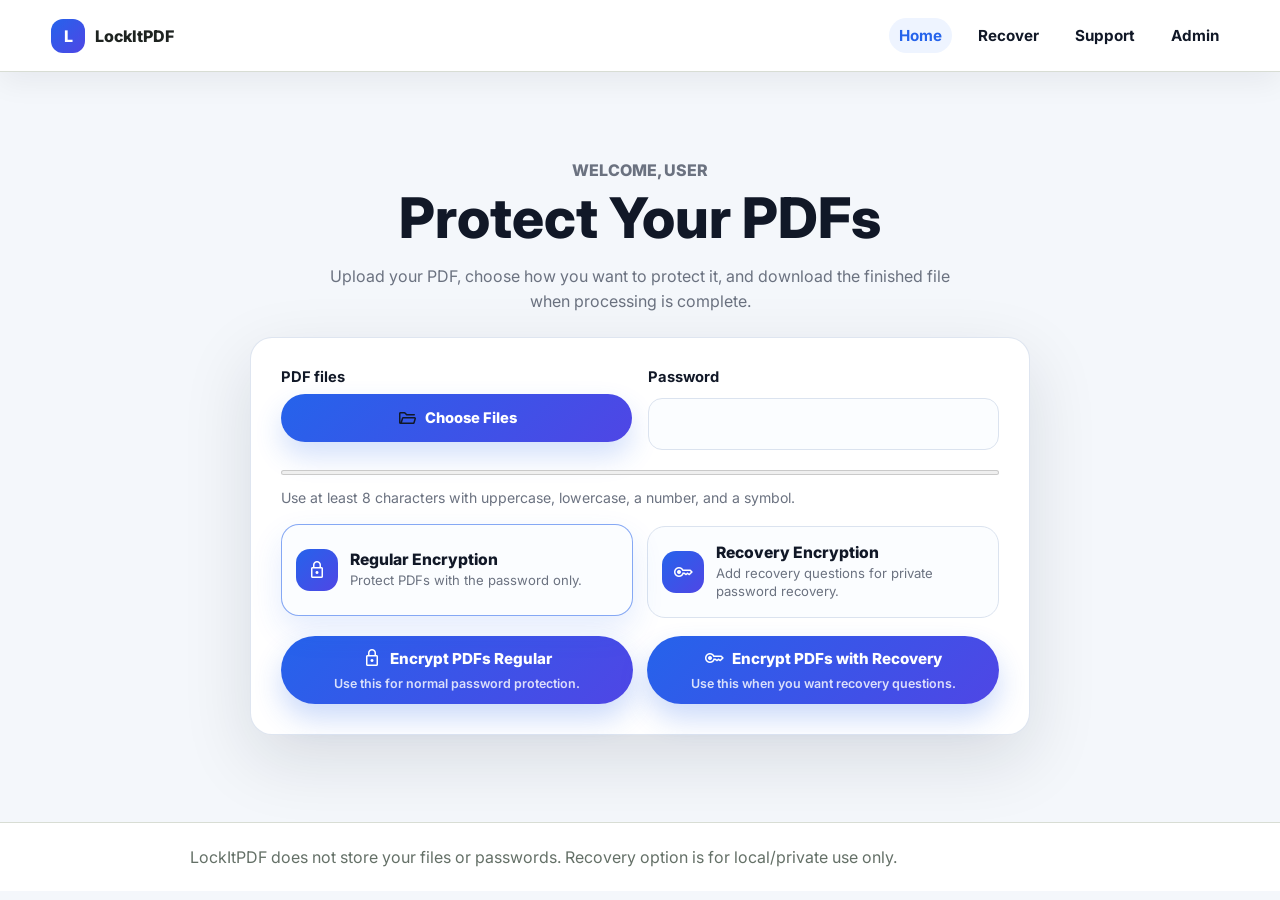
<file: index.html>
<!doctype html>
<html lang="en">
<head>
    <meta charset="utf-8">
    <meta name="viewport" content="width=device-width, initial-scale=1">
    <title>Encrypt PDFs | LockItPDF</title>
    <link rel="stylesheet" href="assets/styles.css">
    <link rel="stylesheet" href="assets/css/style.css">
</head>
<body>
<header class="site-header">
    <a class="brand" href="index.html" aria-label="LockItPDF home">
        <span class="brand-mark">L</span>
        <span>LockItPDF</span>
    </a>
    <button class="menu-button" type="button" data-menu-toggle aria-label="Toggle navigation">&#9776;</button>
    <nav class="nav" data-nav>
        <a href="index.html" class="active">Home</a>
        <a href="recovery.html">Recover</a>
        <a href="support.html">Support</a>
        <a href="admin.html">Admin</a>
    </nav>
</header>
<main class="page">
<section class="main-shell">
    <div class="main-intro">
        <p class="app-kicker">Welcome, User</p>
        <h1>Protect Your PDFs</h1>
        <p>Upload your PDF, choose how you want to protect it, and download the finished file when processing is complete.</p>
    </div>

    <div class="alert app-alert" data-error-placeholder hidden></div>

    <form id="upload-form" class="upload-card" method="post" action="/api/upload" enctype="multipart/form-data" data-encrypt-form>
        <div class="form-grid">
            <div class="field file-field">
                <span>PDF files</span>
                <label class="file-button">
                    <span class="material-symbols-rounded" aria-hidden="true">folder_open</span>
                    Choose Files
                    <input type="file" name="pdfs[]" accept="application/pdf,.pdf" multiple required data-file-input>
                </label>
                <ul class="file-list" data-file-list></ul>
            </div>

            <label class="field">
                <span>Password</span>
                <input type="password" name="encryption_password" required minlength="8" pattern="(?=.*[A-Z])(?=.*[a-z])(?=.*\d)(?=.*[!@#$%^&amp;*(),.?&quot;:{}|&lt;&gt;]).{8,}" title="Use at least 8 characters with uppercase, lowercase, number, and symbol." data-password autocomplete="new-password">
            </label>
        </div>

        <meter class="strength modern-strength" min="0" max="5" low="3" high="4" optimum="5" value="0" data-strength></meter>
        <p class="helper-text">Use at least 8 characters with uppercase, lowercase, a number, and a symbol.</p>

        <input type="hidden" name="mode" value="regular" data-mode-value>

        <div class="mode-select" role="group" aria-label="Choose encryption mode">
            <button class="mode-choice is-active" type="button" data-mode-choice="regular">
                <span class="mode-icon material-symbols-rounded" aria-hidden="true">lock</span>
                <span>
                    <strong>Regular Encryption</strong>
                    <small>Protect PDFs with the password only.</small>
                </span>
            </button>

            <button class="mode-choice" type="button" data-mode-choice="recovery">
                <span class="mode-icon material-symbols-rounded" aria-hidden="true">key</span>
                <span>
                    <strong>Recovery Encryption</strong>
                    <small>Add recovery questions for private password recovery.</small>
                </span>
            </button>
        </div>

        <section class="recovery-panel" data-recovery-panel hidden>
            <div class="recovery-note">This recovery method embeds recovery data inside the PDF so the Recover page can reveal your password after correct answers. Use it only for private files you control.</div>
            <div class="form-grid">
                <label class="field">
                    <span>Recovery question 1</span>
                    <input name="question[]" placeholder="Example: First school?">
                </label>
                <label class="field">
                    <span>Answer 1</span>
                    <input name="answer[]" autocomplete="off">
                </label>
                <label class="field">
                    <span>Recovery question 2</span>
                    <input name="question[]" placeholder="Example: Favorite teacher?">
                </label>
                <label class="field">
                    <span>Answer 2</span>
                    <input name="answer[]" autocomplete="off">
                </label>
            </div>
        </section>

        <div class="action-row">
            <button class="modern-button" type="submit" name="mode" value="regular" data-submit-mode="regular">
                <span class="material-symbols-rounded" aria-hidden="true">lock</span>
                <span class="button-label">Encrypt PDFs Regular</span>
                <small>Use this for normal password protection.</small>
                <span class="button-spinner" aria-hidden="true" hidden>Processing...</span>
            </button>
            <button class="modern-button" type="submit" name="mode" value="recovery" data-submit-mode="recovery" disabled>
                <span class="material-symbols-rounded" aria-hidden="true">key</span>
                <span class="button-label">Encrypt PDFs with Recovery</span>
                <small>Use this when you want recovery questions.</small>
                <span class="button-spinner" aria-hidden="true" hidden>Processing...</span>
            </button>
        </div>
    </form>
</section>
</main>
<footer class="footer">
    <p>LockItPDF does not store your files or passwords. Recovery option is for local/private use only.</p>
</footer>
<script src="assets/app.js"></script>
<script src="assets/js/api-client.js"></script>
<script src="assets/js/upload-client.js"></script>
    <!-- auth-guard removed for public deployment -->
</body>
</html>
</file>
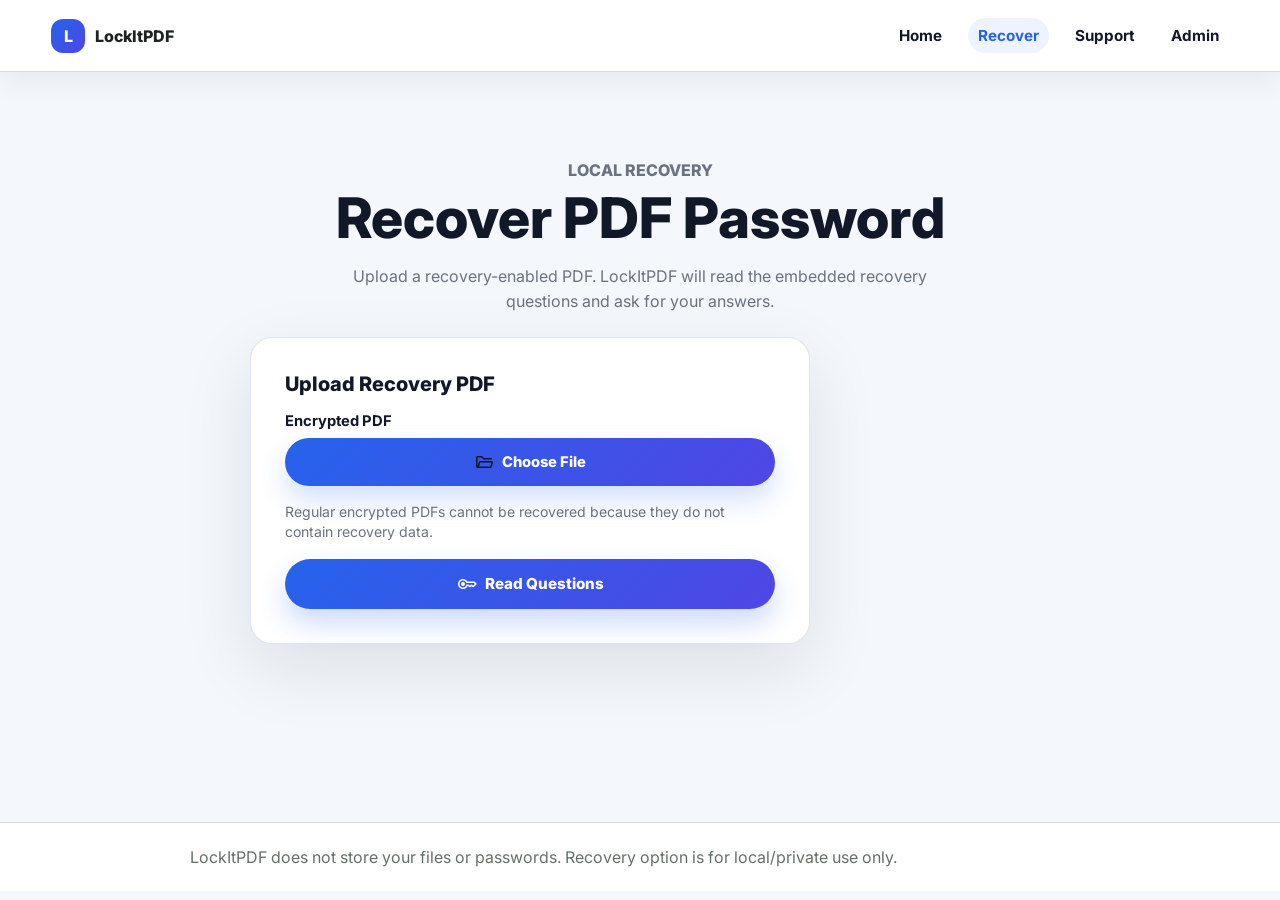
<file: recovery.html>
<!doctype html>
<html lang="en">
<head>
    <meta charset="utf-8">
    <meta name="viewport" content="width=device-width, initial-scale=1">
    <title>Recover Password | LockItPDF</title>
    <link rel="stylesheet" href="assets/styles.css">
    <link rel="stylesheet" href="assets/css/style.css">
</head>
<body>
<header class="site-header">
    <a class="brand" href="index.html" aria-label="LockItPDF home">
        <span class="brand-mark">L</span>
        <span>LockItPDF</span>
    </a>
    <button class="menu-button" type="button" data-menu-toggle aria-label="Toggle navigation">&#9776;</button>
    <nav class="nav" data-nav>
        <a href="index.html">Home</a>
        <a href="recovery.html" class="active">Recover</a>
        <a href="support.html">Support</a>
        <a href="admin.html">Admin</a>
    </nav>
</header>
<main class="page">
<section class="main-shell">
    <div class="main-intro">
        <p class="app-kicker">Local Recovery</p>
        <h1>Recover PDF Password</h1>
        <p>Upload a recovery-enabled PDF. LockItPDF will read the embedded recovery questions and ask for your answers.</p>
    </div>

    <div class="alert app-alert" data-recovery-error hidden></div>
    <section class="modern-card result-card" data-recovery-result hidden></section>

    <form id="recovery-form" class="modern-card modern-form" enctype="multipart/form-data">
        <h2>Upload Recovery PDF</h2>
        <div class="field file-field">
            <span>Encrypted PDF</span>
            <label class="file-button">
                <span class="material-symbols-rounded" aria-hidden="true">folder_open</span>
                Choose File
                <input type="file" name="pdf" accept="application/pdf,.pdf" required data-file-input>
            </label>
            <ul class="file-list" data-file-list></ul>
        </div>
        <p class="helper-text">Regular encrypted PDFs cannot be recovered because they do not contain recovery data.</p>
        <button class="modern-button" type="submit">
            <span class="material-symbols-rounded" aria-hidden="true">key</span>
            Read Questions
        </button>
    </form>
</section>
</main>
<footer class="footer">
    <p>LockItPDF does not store your files or passwords. Recovery option is for local/private use only.</p>
</footer>
<script src="assets/app.js"></script>
<script src="assets/js/api-client.js"></script>
<script>
document.addEventListener('DOMContentLoaded', () => {
    const form = document.querySelector('#recovery-form');
    const errorBox = document.querySelector('[data-recovery-error]');
    const resultBox = document.querySelector('[data-recovery-result]');
    let uploadedPdf = null;
    let questions = [];

    function showError(message) {
        errorBox.textContent = message || '';
        errorBox.hidden = !message;
    }

    function showResult(html) {
        resultBox.innerHTML = html;
        resultBox.hidden = false;
    }

    async function readQuestions(event) {
        event.preventDefault();
        showError('');
        resultBox.hidden = true;

        const formData = new FormData(form);
        uploadedPdf = formData.get('pdf');

        const response = await window.LockItPDFApi.apiFetch('/api/recover', {
            method: 'POST',
            credentials: 'include',
            body: formData
        });
        const data = await response.json();
        if (!response.ok || !data.ok) {
            showError(data.error || 'Recovery failed.');
            return;
        }

        questions = data.questions || [];
        if (!questions.length) {
            showError('No recovery questions were found in this PDF.');
            return;
        }

        form.innerHTML = `
            <h2>Answer Questions</h2>
            ${questions.map((question, index) => `
                <label class="field">
                    <span>${question}</span>
                    <input name="answer_${index}" required autocomplete="off">
                </label>
            `).join('')}
            <button class="modern-button" type="submit">
                <span class="material-symbols-rounded" aria-hidden="true">key</span>
                Reveal Password
            </button>
        `;
        form.removeEventListener('submit', readQuestions);
        form.addEventListener('submit', revealPassword);
    }

    async function revealPassword(event) {
        event.preventDefault();
        showError('');

        const answers = questions.map((_, index) => form.elements[`answer_${index}`].value);
        const formData = new FormData();
        formData.append('pdf', uploadedPdf);
        formData.append('answers', JSON.stringify(answers));

        const response = await window.LockItPDFApi.apiFetch('/api/recover', {
            method: 'POST',
            credentials: 'include',
            body: formData
        });
        const data = await response.json();
        if (!response.ok || !data.ok) {
            showError(data.error || 'Recovery failed.');
            return;
        }

        showResult(`
            <h2>Password Recovered</h2>
            <p class="helper-text">Use this password to open the encrypted PDF.</p>
            <p class="recovered-password">${data.password}</p>
        `);
    }

    form.addEventListener('submit', readQuestions);
});
</script>
</body>
</html>
</file>
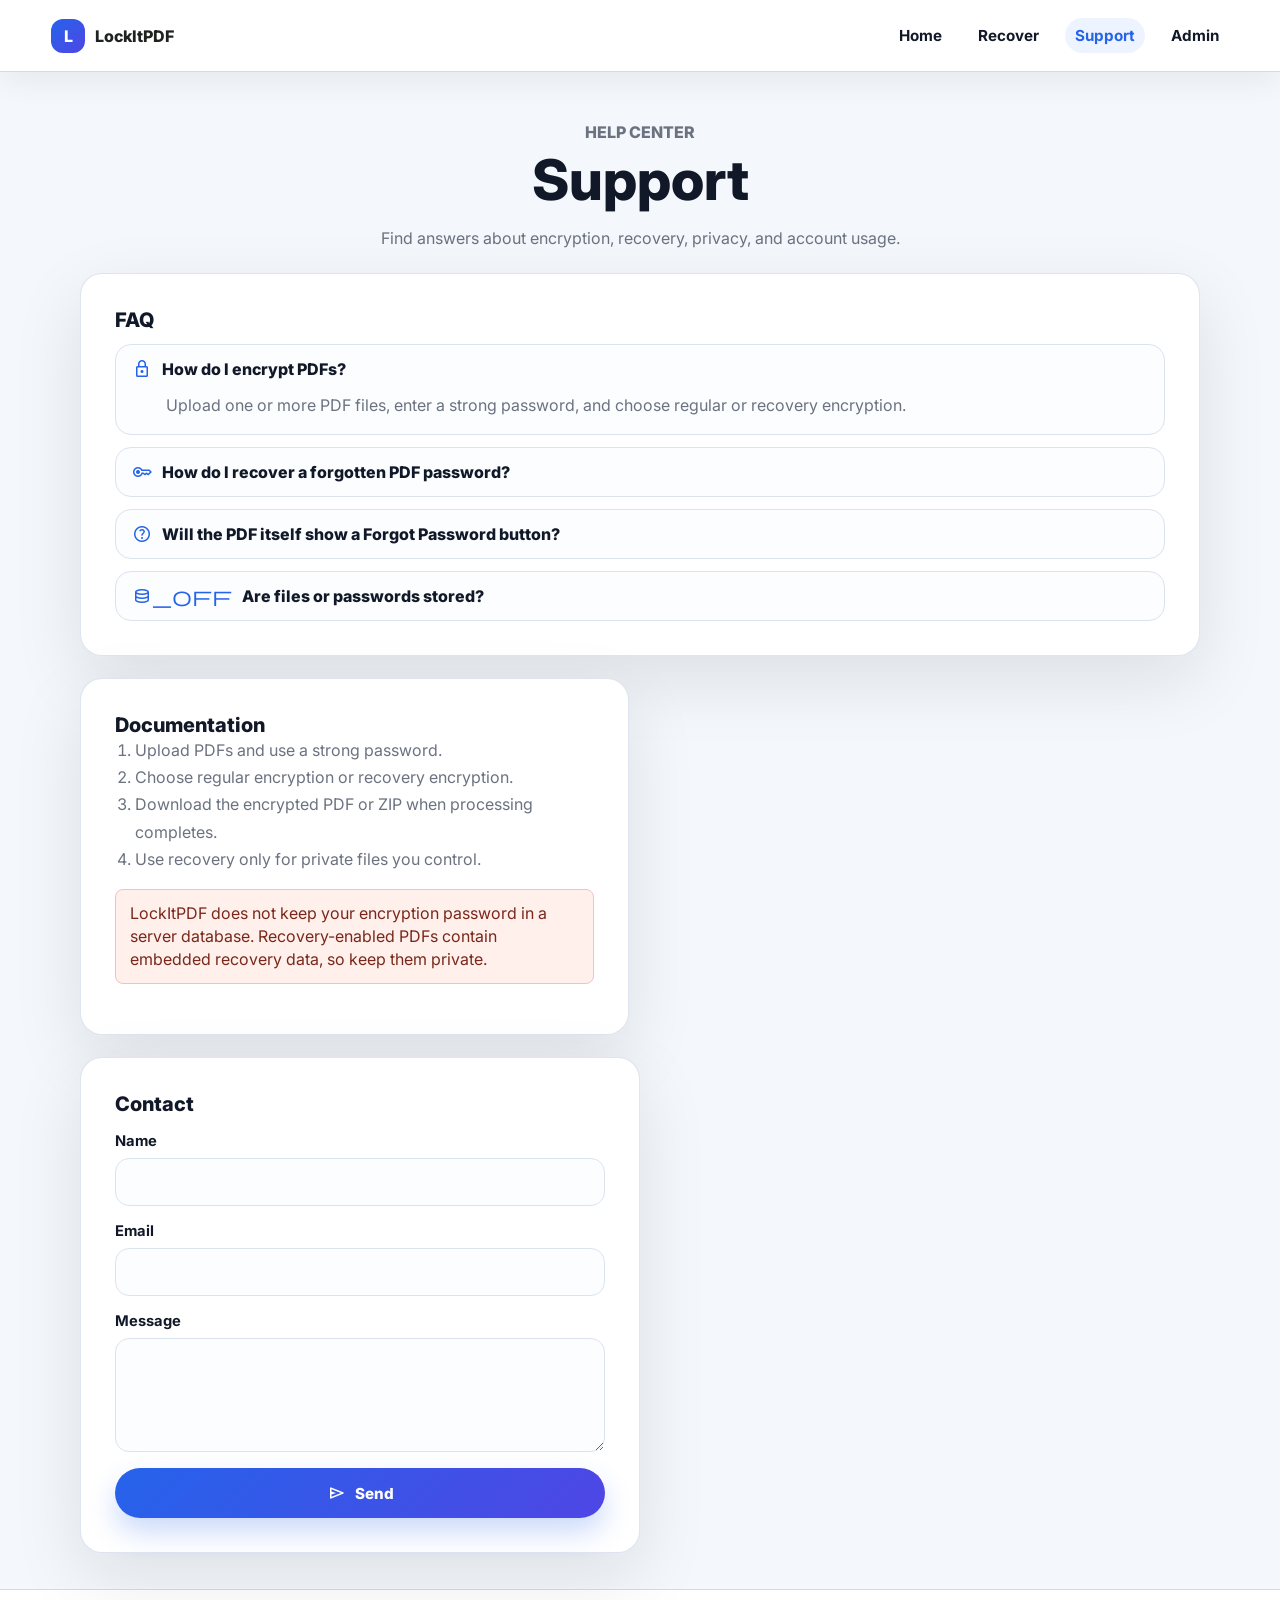
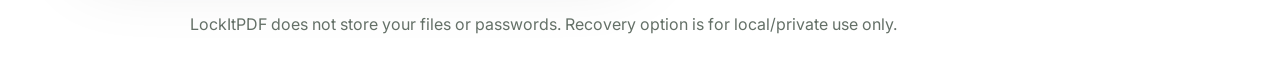
<file: support.html>
<!doctype html>
<html lang="en">
<head>
    <meta charset="utf-8">
    <meta name="viewport" content="width=device-width, initial-scale=1">
    <title>Support | LockItPDF</title>
    <link rel="stylesheet" href="assets/styles.css">
    <link rel="stylesheet" href="assets/css/style.css">
</head>
<body>
<header class="site-header">
    <a class="brand" href="index.html" aria-label="LockItPDF home">
        <span class="brand-mark">L</span>
        <span>LockItPDF</span>
    </a>
    <button class="menu-button" type="button" data-menu-toggle aria-label="Toggle navigation">&#9776;</button>
    <nav class="nav" data-nav>
        <a href="index.html">Home</a>
        <a href="recovery.html">Recover</a>
        <a href="support.html" class="active">Support</a>
        <a href="admin.html">Admin</a>
    </nav>
</header>
<main class="page">
<section class="support-modern">
    <div class="main-intro">
        <p class="app-kicker">Help Center</p>
        <h1>Support</h1>
        <p>Find answers about encryption, recovery, privacy, and account usage.</p>
    </div>

    <section class="modern-card faq-card">
        <h2>FAQ</h2>
        <details open><summary><span class="material-symbols-rounded">lock</span>How do I encrypt PDFs?</summary><p>Upload one or more PDF files, enter a strong password, and choose regular or recovery encryption.</p></details>
        <details><summary><span class="material-symbols-rounded">key</span>How do I recover a forgotten PDF password?</summary><p>Use the Recover page. Upload the same recovery-enabled PDF, answer your security questions, and the password will be shown after the answers match.</p></details>
        <details><summary><span class="material-symbols-rounded">help</span>Will the PDF itself show a Forgot Password button?</summary><p>No. PDF readers show their own password prompt before opening the file. Recovery happens through the LockItPDF Recover page.</p></details>
        <details><summary><span class="material-symbols-rounded">database_off</span>Are files or passwords stored?</summary><p>Temporary files are used for processing. Recovery-enabled PDFs contain embedded recovery data and should be kept private.</p></details>
    </section>

    <section class="modern-card">
        <h2>Documentation</h2>
        <ol class="steps">
            <li>Upload PDFs and use a strong password.</li>
            <li>Choose regular encryption or recovery encryption.</li>
            <li>Download the encrypted PDF or ZIP when processing completes.</li>
            <li>Use recovery only for private files you control.</li>
        </ol>
        <p class="caution">LockItPDF does not keep your encryption password in a server database. Recovery-enabled PDFs contain embedded recovery data, so keep them private.</p>
    </section>

    <form class="modern-card modern-form contact-card" id="support-form">
        <h2>Contact</h2>
        <div class="alert" data-support-error hidden></div>
        <div class="notice" data-support-success hidden></div>
        <label class="field"><span>Name</span><input name="name" required></label>
        <label class="field"><span>Email</span><input type="email" name="email" required></label>
        <label class="field"><span>Message</span><textarea name="message" rows="5" required></textarea></label>
        <button class="modern-button" type="submit"><span class="material-symbols-rounded" aria-hidden="true">send</span>Send</button>
    </form>
</section>
</main>
<footer class="footer">
    <p>LockItPDF does not store your files or passwords. Recovery option is for local/private use only.</p>
</footer>
<script src="assets/app.js"></script>
<script src="assets/js/api-client.js?v=20260529-cors-fetch-fix"></script>
<script>
document.addEventListener('DOMContentLoaded', () => {
    const form = document.querySelector('#support-form');
    const errorBox = document.querySelector('[data-support-error]');
    const successBox = document.querySelector('[data-support-success]');

    form.addEventListener('submit', async (event) => {
        event.preventDefault();
        errorBox.hidden = true;
        successBox.hidden = true;

        try {
            const response = await window.LockItPDFApi.apiFetch('/api/support', {
                method: 'POST',
                credentials: 'include',
                headers: { 'Content-Type': 'application/json' },
                body: JSON.stringify({
                    name: form.elements.name.value,
                    email: form.elements.email.value,
                    message: form.elements.message.value
                })
            });
            const data = await response.json();
            if (!response.ok || !data.ok) {
                throw new Error(data.error || 'Unable to send query.');
            }
            form.reset();
            successBox.textContent = data.message || 'Your query has been sent.';
            successBox.hidden = false;
        } catch (error) {
            errorBox.textContent = error.message || 'Unable to send query.';
            errorBox.hidden = false;
        }
    });
});
</script>
</body>
</html>
</file>
<file: assets/styles.css>
:root {
  --bg: #f6f7f2;
  --ink: #1e2320;
  --muted: #647067;
  --panel: #ffffff;
  --line: #d8ddd4;
  --primary: #1d6f5f;
  --primary-ink: #ffffff;
  --accent: #ba4a36;
  --soft: #eef3ea;
}

* {
  box-sizing: border-box;
}

body {
  margin: 0;
  font-family: Arial, Helvetica, sans-serif;
  color: var(--ink);
  background: var(--bg);
}

a {
  color: var(--primary);
}

.site-header {
  position: sticky;
  top: 0;
  z-index: 5;
  display: flex;
  align-items: center;
  justify-content: space-between;
  gap: 20px;
  min-height: 68px;
  padding: 12px clamp(18px, 4vw, 56px);
  background: rgba(255, 255, 255, 0.94);
  border-bottom: 1px solid var(--line);
}

.brand {
  display: inline-flex;
  align-items: center;
  gap: 10px;
  color: var(--ink);
  font-weight: 800;
  text-decoration: none;
}

.brand-mark {
  display: grid;
  place-items: center;
  width: 34px;
  height: 34px;
  border-radius: 8px;
  color: #fff;
  background: var(--primary);
}

.nav {
  display: flex;
  align-items: center;
  gap: 16px;
}

.nav a {
  color: var(--ink);
  text-decoration: none;
  font-weight: 700;
}

.menu-button {
  display: none;
  border: 1px solid var(--line);
  background: var(--panel);
  border-radius: 8px;
  min-width: 44px;
  min-height: 44px;
  font-size: 22px;
}

.page {
  width: min(1120px, calc(100% - 32px));
  min-height: calc(100vh - 150px);
  margin: 0 auto;
  padding: 36px 0;
}

.hero {
  display: grid;
  grid-template-columns: minmax(0, 1fr) 340px;
  align-items: center;
  gap: 36px;
  min-height: 68vh;
}

.hero h1,
.section-heading h1,
.auth-shell h1 {
  margin: 0;
  font-size: clamp(2rem, 6vw, 4.8rem);
  letter-spacing: 0;
}

.lede {
  max-width: 640px;
  color: var(--muted);
  font-size: 1.15rem;
  line-height: 1.6;
}

.eyebrow {
  margin: 0 0 8px;
  color: var(--accent);
  font-size: 0.78rem;
  font-weight: 800;
  text-transform: uppercase;
}

.panel,
.hero-panel,
.mode-box,
.stat {
  background: var(--panel);
  border: 1px solid var(--line);
  border-radius: 8px;
}

.panel {
  padding: clamp(18px, 3vw, 28px);
}

.hero-panel {
  display: grid;
  gap: 10px;
  padding: 26px;
  background: var(--soft);
}

.actions,
.mode-grid,
.stats-grid,
.two-col {
  display: grid;
  gap: 16px;
}

.actions {
  grid-template-columns: repeat(2, max-content);
}

.button {
  display: inline-flex;
  align-items: center;
  justify-content: center;
  min-height: 44px;
  padding: 10px 16px;
  border: 1px solid var(--line);
  border-radius: 8px;
  color: var(--ink);
  background: var(--panel);
  font-weight: 800;
  text-decoration: none;
  cursor: pointer;
}

.button.primary {
  color: var(--primary-ink);
  border-color: var(--primary);
  background: var(--primary);
}

.button.small {
  min-height: 36px;
  padding: 7px 12px;
}

.button:disabled,
select:disabled,
input:disabled {
  opacity: 0.55;
  cursor: not-allowed;
}

.auth-shell {
  display: grid;
  place-items: center;
  min-height: 68vh;
}

.form {
  display: grid;
  gap: 14px;
  width: min(520px, 100%);
}

.form label,
.recovery-fields label {
  display: grid;
  gap: 7px;
  color: var(--muted);
  font-weight: 700;
}

input,
textarea,
select {
  width: 100%;
  min-height: 44px;
  padding: 10px 12px;
  border: 1px solid var(--line);
  border-radius: 8px;
  color: var(--ink);
  background: #fff;
  font: inherit;
}

textarea {
  resize: vertical;
}

.hint {
  margin: 0;
  color: var(--muted);
  line-height: 1.5;
}

.strength {
  width: 100%;
}

.alert,
.notice,
.caution {
  padding: 12px 14px;
  border-radius: 8px;
  line-height: 1.45;
}

.alert,
.caution {
  color: #7a271a;
  background: #fff0ec;
  border: 1px solid #f2c3b9;
}

.notice {
  color: #164f42;
  background: #e9f6f1;
  border: 1px solid #b9ded2;
}

.workspace,
.dashboard,
.support-grid {
  display: grid;
  gap: 22px;
}

.encrypt-form {
  width: 100%;
}

.mode-grid {
  grid-template-columns: repeat(2, minmax(0, 1fr));
}

.mode-box {
  display: grid;
  align-content: start;
  gap: 12px;
  padding: 20px;
}

.mode-box h2,
.panel h2 {
  margin: 0 0 6px;
  font-size: 1.2rem;
}

.mode-box p {
  margin: 0;
  color: var(--muted);
  line-height: 1.5;
}

.recovery-fields {
  display: grid;
  gap: 12px;
}

.stats-grid {
  grid-template-columns: repeat(5, minmax(0, 1fr));
}

.stat {
  padding: 18px;
}

.stat span {
  display: block;
  font-size: 2rem;
  font-weight: 900;
  color: var(--primary);
}

.stat strong {
  display: block;
  margin-top: 4px;
  color: var(--muted);
  font-size: 0.86rem;
}

.table-wrap {
  overflow-x: auto;
}

table {
  width: 100%;
  border-collapse: collapse;
}

th,
td {
  padding: 12px 10px;
  border-bottom: 1px solid var(--line);
  text-align: left;
  vertical-align: middle;
}

.inline-form {
  display: contents;
}

.check {
  display: inline-flex;
  align-items: center;
  gap: 8px;
  white-space: nowrap;
}

.check input {
  width: auto;
  min-height: auto;
}

.two-col {
  grid-template-columns: 1fr 1fr;
}

.compact {
  width: 100%;
}

.log-list,
.steps {
  margin: 0;
  padding-left: 20px;
  color: var(--muted);
  line-height: 1.7;
}

.log-list li {
  margin-bottom: 8px;
}

.log-list span {
  display: block;
  font-size: 0.82rem;
}

.recovered-password {
  display: inline-block;
  max-width: 100%;
  margin: 8px 0 0;
  padding: 10px 12px;
  overflow-wrap: anywhere;
  border-radius: 8px;
  background: var(--soft);
  font-family: Consolas, Monaco, monospace;
  font-weight: 800;
}

.support-grid {
  grid-template-columns: repeat(2, minmax(0, 1fr));
}

.support-grid .section-heading,
.support-grid .form {
  grid-column: 1 / -1;
}

details {
  padding: 12px 0;
  border-bottom: 1px solid var(--line);
}

summary {
  cursor: pointer;
  font-weight: 800;
}

.footer {
  padding: 22px clamp(18px, 4vw, 56px);
  color: var(--muted);
  border-top: 1px solid var(--line);
  background: #fff;
}

.footer p {
  max-width: 900px;
  margin: 0 auto;
  line-height: 1.5;
}

@media (max-width: 820px) {
  .menu-button {
    display: inline-grid;
    place-items: center;
  }

  .nav {
    position: absolute;
    top: 67px;
    right: 16px;
    left: 16px;
    display: none;
    flex-direction: column;
    align-items: stretch;
    padding: 14px;
    background: #fff;
    border: 1px solid var(--line);
    border-radius: 8px;
  }

  .nav.open {
    display: flex;
  }

  .hero,
  .mode-grid,
  .two-col,
  .support-grid {
    grid-template-columns: 1fr;
  }

  .stats-grid {
    grid-template-columns: repeat(2, minmax(0, 1fr));
  }

  .actions {
    grid-template-columns: 1fr;
  }
}

@media (max-width: 520px) {
  .page {
    width: min(100% - 20px, 1120px);
    padding: 20px 0;
  }

  .stats-grid {
    grid-template-columns: 1fr;
  }

  th,
  td {
    padding: 10px 8px;
  }
}
</file>
<file: assets/css/style.css>
@import url("https://fonts.googleapis.com/css2?family=Inter:wght@400;500;600;700;800&family=Material+Symbols+Rounded:opsz,wght,FILL,GRAD@24,500,0,0&display=swap");

:root {
  --modern-bg: #f4f7fb;
  --modern-card: #ffffff;
  --modern-ink: #111827;
  --modern-muted: #6b7280;
  --modern-line: #dbe3ef;
  --modern-blue: #2563eb;
  --modern-indigo: #4f46e5;
  --modern-indigo-dark: #3730a3;
  --modern-ring: rgba(37, 99, 235, 0.22);
}

body {
  font-family: "Inter", Arial, Helvetica, sans-serif;
  background: var(--modern-bg);
  overflow-x: hidden;
}

.material-symbols-rounded {
  font-family: "Material Symbols Rounded";
  font-weight: normal;
  font-style: normal;
  font-size: 1.25rem;
  line-height: 1;
  letter-spacing: 0;
  text-transform: none;
  display: inline-block;
  white-space: nowrap;
  direction: ltr;
  -webkit-font-feature-settings: "liga";
  -webkit-font-smoothing: antialiased;
  font-feature-settings: "liga";
}

.site-header {
  min-height: 72px;
  backdrop-filter: blur(16px);
  box-shadow: 0 10px 30px rgba(15, 23, 42, 0.06);
}

.brand,
.nav a,
.button,
button,
input,
textarea,
select {
  font-family: "Inter", Arial, Helvetica, sans-serif;
}

.brand-mark {
  border-radius: 12px;
  background: linear-gradient(135deg, var(--modern-blue), var(--modern-indigo));
}

.nav a {
  color: var(--modern-ink);
  font-size: 0.95rem;
  font-weight: 700;
  padding: 8px 10px;
  border-radius: 999px;
  transition: color 160ms ease, background 160ms ease;
}

.nav a:hover,
.nav a.active {
  color: var(--modern-blue);
  background: #eef4ff;
}

.modern-card {
  background: var(--modern-card);
  border: 1px solid rgba(219, 227, 239, 0.9);
  border-radius: 22px;
  box-shadow: 0 24px 70px rgba(15, 23, 42, 0.1);
  padding: clamp(20px, 4vw, 34px);
}

.modern-form {
  display: grid;
  gap: 16px;
  width: min(560px, 100%);
}

.modern-form h1,
.modern-form h2,
.modern-card h2 {
  margin: 0;
  color: var(--modern-ink);
  font-weight: 800;
  letter-spacing: 0;
}

.modern-form h1 {
  font-size: clamp(1.9rem, 5vw, 2.6rem);
}

.modern-form h2,
.modern-card h2 {
  font-size: 1.25rem;
}

.modern-auth {
  min-height: 70vh;
}

.auth-card {
  margin: 0 auto;
}

.modern-hero {
  display: grid;
  grid-template-columns: minmax(0, 1fr) minmax(300px, 420px);
  align-items: center;
  gap: clamp(24px, 6vw, 70px);
  min-height: 68vh;
}

.modern-hero-copy h1 {
  margin: 0;
  color: var(--modern-ink);
  font-size: clamp(3rem, 10vw, 6rem);
  font-weight: 800;
  letter-spacing: 0;
}

.modern-hero .lede {
  max-width: 620px;
  color: var(--modern-muted);
}

.hero-actions {
  display: flex;
  flex-wrap: wrap;
  gap: 14px;
  margin-top: 24px;
}

.trust-card {
  display: grid;
  gap: 18px;
}

.trust-card div {
  display: grid;
  gap: 8px;
}

.trust-card .material-symbols-rounded {
  display: grid;
  place-items: center;
  width: 44px;
  height: 44px;
  color: #fff;
  border-radius: 14px;
  background: linear-gradient(135deg, var(--modern-blue), var(--modern-indigo));
}

.trust-card strong {
  color: var(--modern-ink);
  font-size: 1rem;
}

.trust-card p {
  margin: 0;
  color: var(--modern-muted);
  line-height: 1.55;
}

.main-shell {
  display: grid;
  gap: 22px;
  width: min(780px, 100%);
  margin: 0 auto;
  padding: clamp(16px, 4vw, 38px) 0;
}

.main-intro {
  text-align: center;
}

.app-kicker {
  margin: 0 0 8px;
  color: var(--modern-blue);
  font-size: 0.78rem;
  font-weight: 800;
  text-transform: uppercase;
}

.main-intro h1 {
  margin: 0;
  color: var(--modern-ink);
  font-size: clamp(2rem, 7vw, 3.5rem);
  font-weight: 800;
  letter-spacing: 0;
}

.main-intro p {
  max-width: 620px;
  margin: 12px auto 0;
  color: var(--modern-muted);
  font-size: 1rem;
  line-height: 1.6;
}

.upload-card {
  display: grid;
  gap: 18px;
  width: 100%;
  padding: clamp(20px, 3vw, 30px);
  background: var(--modern-card);
  border: 1px solid rgba(219, 227, 239, 0.9);
  border-radius: 22px;
  box-shadow: 0 24px 70px rgba(15, 23, 42, 0.12);
}

.form-grid {
  display: grid;
  grid-template-columns: repeat(2, minmax(0, 1fr));
  gap: 16px;
}

.field {
  display: grid;
  gap: 8px;
  color: var(--modern-ink);
  font-size: 0.92rem;
  font-weight: 700;
}

.field span {
  color: var(--modern-ink);
}

.field input {
  width: 100%;
  min-height: 48px;
  padding: 11px 13px;
  color: var(--modern-ink);
  background: #fbfdff;
  border: 1px solid var(--modern-line);
  border-radius: 14px;
  font-size: 0.96rem;
  transition: border-color 160ms ease, box-shadow 160ms ease, background 160ms ease;
}

.field textarea,
.field select,
.modern-form textarea,
.modern-form select {
  width: 100%;
  min-height: 48px;
  padding: 11px 13px;
  color: var(--modern-ink);
  background: #fbfdff;
  border: 1px solid var(--modern-line);
  border-radius: 14px;
  font: inherit;
  transition: border-color 160ms ease, box-shadow 160ms ease, background 160ms ease;
}

.field textarea:focus,
.field select:focus,
.modern-form textarea:focus,
.modern-form select:focus {
  outline: none;
  background: #fff;
  border-color: var(--modern-blue);
  box-shadow: 0 0 0 4px var(--modern-ring);
}

.file-field {
  align-content: start;
}

.file-button {
  display: inline-flex;
  align-items: center;
  justify-content: center;
  gap: 8px;
  min-height: 48px;
  padding: 11px 16px;
  color: #fff;
  border-radius: 999px;
  background: linear-gradient(135deg, var(--modern-blue), var(--modern-indigo));
  box-shadow: 0 14px 28px rgba(37, 99, 235, 0.2);
  font-weight: 800;
  cursor: pointer;
  transition: transform 160ms ease, box-shadow 160ms ease;
}

.file-button:hover {
  transform: translateY(-2px);
  box-shadow: 0 18px 34px rgba(37, 99, 235, 0.28);
}

.file-button input {
  position: absolute;
  width: 1px;
  height: 1px;
  opacity: 0;
  pointer-events: none;
}

.file-list {
  display: grid;
  gap: 8px;
  margin: 0;
  padding: 0;
  list-style: none;
}

.file-list li {
  padding: 9px 11px;
  color: var(--modern-ink);
  background: #eef4ff;
  border: 1px solid #d6e3ff;
  border-radius: 12px;
  font-size: 0.88rem;
  overflow-wrap: anywhere;
}

.field input:focus {
  outline: none;
  background: #fff;
  border-color: var(--modern-blue);
  box-shadow: 0 0 0 4px var(--modern-ring);
}

.modern-strength {
  width: 100%;
  height: 10px;
}

.helper-text {
  margin: -8px 0 0;
  color: var(--modern-muted);
  font-size: 0.88rem;
  line-height: 1.45;
}

.mode-select {
  display: grid;
  grid-template-columns: repeat(2, minmax(0, 1fr));
  gap: 14px;
}

.mode-choice {
  display: grid;
  grid-template-columns: 42px 1fr;
  align-items: center;
  gap: 12px;
  min-height: 92px;
  padding: 14px;
  text-align: left;
  border: 1px solid var(--modern-line);
  border-radius: 18px;
  background: #fbfdff;
  cursor: pointer;
  transition: transform 160ms ease, border-color 160ms ease, box-shadow 160ms ease;
}

.mode-choice:hover,
.mode-choice.is-active {
  transform: translateY(-2px);
  border-color: rgba(37, 99, 235, 0.55);
  box-shadow: 0 14px 32px rgba(37, 99, 235, 0.12);
}

.mode-icon {
  display: grid;
  place-items: center;
  width: 42px;
  height: 42px;
  color: #fff;
  border-radius: 14px;
  background: linear-gradient(135deg, var(--modern-blue), var(--modern-indigo));
}

.mode-choice strong {
  display: block;
  color: var(--modern-ink);
  font-size: 0.98rem;
  font-weight: 800;
}

.mode-choice small {
  display: block;
  margin-top: 3px;
  color: var(--modern-muted);
  font-size: 0.82rem;
  line-height: 1.35;
}

.recovery-panel {
  display: grid;
  gap: 16px;
  padding: 16px;
  border: 1px solid #bfd0ff;
  border-radius: 18px;
  background: #f7f9ff;
}

.recovery-panel[hidden] {
  display: none;
}

.recovery-note {
  padding: 12px 14px;
  color: #334155;
  background: #eef4ff;
  border: 1px solid #d6e3ff;
  border-radius: 14px;
  font-size: 0.9rem;
  line-height: 1.5;
}

.action-row {
  display: grid;
  grid-template-columns: repeat(2, minmax(0, 1fr));
  gap: 14px;
}

.modern-button {
  display: inline-flex;
  align-items: center;
  justify-content: center;
  flex-wrap: wrap;
  gap: 8px;
  min-height: 50px;
  padding: 12px 18px;
  color: #fff;
  border: 0;
  border-radius: 999px;
  background: linear-gradient(135deg, var(--modern-blue), var(--modern-indigo));
  box-shadow: 0 14px 28px rgba(37, 99, 235, 0.24);
  font-size: 0.95rem;
  font-weight: 800;
  cursor: pointer;
  transition: transform 160ms ease, box-shadow 160ms ease, background 160ms ease;
  text-decoration: none;
}

.modern-button small {
  flex-basis: 100%;
  color: rgba(255, 255, 255, 0.82);
  font-size: 0.78rem;
  font-weight: 600;
  line-height: 1.25;
}

.modern-button:hover {
  transform: translateY(-2px);
  background: linear-gradient(135deg, #1d4ed8, var(--modern-indigo-dark));
  box-shadow: 0 18px 34px rgba(37, 99, 235, 0.3);
}

.modern-button.secondary {
  color: var(--modern-blue);
  background: #eef4ff;
  box-shadow: none;
}

.modern-button.secondary:hover {
  color: #fff;
  background: linear-gradient(135deg, #1d4ed8, var(--modern-indigo-dark));
}

.modern-button:active {
  transform: translateY(0);
}

.app-alert {
  border-radius: 16px;
}

.footer {
  font-family: "Inter", Arial, Helvetica, sans-serif;
}

.support-modern,
.admin-shell {
  display: grid;
  gap: 22px;
}

.support-modern {
  grid-template-columns: repeat(2, minmax(0, 1fr));
}

.support-modern .main-intro,
.support-modern .faq-card,
.support-modern .contact-card {
  grid-column: 1 / -1;
}

.faq-card {
  display: grid;
  gap: 12px;
}

.faq-card details {
  padding: 0;
  border: 1px solid var(--modern-line);
  border-radius: 16px;
  background: #fbfdff;
  overflow: hidden;
}

.faq-card summary {
  display: flex;
  align-items: center;
  gap: 10px;
  padding: 14px 16px;
  color: var(--modern-ink);
  font-weight: 800;
  cursor: pointer;
}

.faq-card summary .material-symbols-rounded {
  color: var(--modern-blue);
}

.faq-card details p {
  margin: 0;
  padding: 0 16px 16px 50px;
  color: var(--modern-muted);
  line-height: 1.55;
}

.steps {
  color: var(--modern-muted);
}

.admin-tabs {
  display: flex;
  gap: 10px;
  overflow-x: auto;
  padding: 8px;
  background: #fff;
  border: 1px solid var(--modern-line);
  border-radius: 18px;
  box-shadow: 0 14px 38px rgba(15, 23, 42, 0.08);
}

.admin-tabs a {
  display: inline-flex;
  align-items: center;
  gap: 8px;
  min-height: 44px;
  padding: 10px 14px;
  color: var(--modern-ink);
  border-radius: 999px;
  text-decoration: none;
  font-weight: 800;
  white-space: nowrap;
}

.admin-tabs a:hover {
  color: var(--modern-blue);
  background: #eef4ff;
}

.stats-grid {
  grid-template-columns: repeat(5, minmax(0, 1fr));
}

.stat {
  display: grid;
  gap: 8px;
  padding: 20px;
  border: 1px solid rgba(219, 227, 239, 0.9);
  border-radius: 20px;
  background: #fff;
  box-shadow: 0 16px 38px rgba(15, 23, 42, 0.08);
}

.stat .material-symbols-rounded {
  color: var(--modern-blue);
}

.stat strong {
  color: var(--modern-ink);
  font-size: 2rem;
  line-height: 1;
}

.stat small {
  color: var(--modern-muted);
  font-weight: 800;
}

.analytics-card {
  display: grid;
  grid-template-columns: 280px 1fr;
  align-items: start;
  gap: 24px;
}

.analytics-card .helper-text {
  margin: 8px 0 0;
}

.chart-placeholder {
  display: flex;
  align-items: end;
  gap: 12px;
  min-height: 180px;
  padding: 18px;
  border-radius: 18px;
  background: linear-gradient(180deg, #f8fbff, #eef4ff);
  border: 1px solid #d6e3ff;
}

.chart-placeholder span {
  flex: 1;
  min-width: 20px;
  border-radius: 999px 999px 8px 8px;
  background: linear-gradient(180deg, var(--modern-blue), var(--modern-indigo));
}

.card-title-row {
  display: flex;
  align-items: center;
  justify-content: space-between;
  gap: 14px;
  margin-bottom: 16px;
}

.pill {
  display: inline-flex;
  align-items: center;
  gap: 6px;
  padding: 8px 12px;
  color: var(--modern-blue);
  background: #eef4ff;
  border-radius: 999px;
  font-size: 0.86rem;
  font-weight: 800;
}

.modern-table-wrap {
  border: 1px solid var(--modern-line);
  border-radius: 18px;
}

.modern-table {
  overflow: hidden;
}

.modern-table th {
  color: #fff;
  background: linear-gradient(135deg, var(--modern-blue), var(--modern-indigo));
  font-size: 0.85rem;
}

.modern-table tr:nth-child(even) td {
  background: #f8fbff;
}

.modern-table td {
  color: var(--modern-ink);
}

.icon-button {
  display: inline-flex;
  align-items: center;
  justify-content: center;
  gap: 6px;
  min-height: 40px;
  padding: 8px 12px;
  color: #fff;
  border: 0;
  border-radius: 999px;
  background: linear-gradient(135deg, var(--modern-blue), var(--modern-indigo));
  font-weight: 800;
  cursor: pointer;
}

.admin-grid {
  display: grid;
  grid-template-columns: minmax(0, 1fr) minmax(320px, 0.8fr);
  gap: 22px;
}

.modern-log-list {
  display: grid;
  gap: 10px;
  padding: 0;
  list-style: none;
}

.modern-log-list li {
  display: grid;
  grid-template-columns: 34px 1fr;
  gap: 10px;
  align-items: center;
  padding: 10px;
  border: 1px solid var(--modern-line);
  border-radius: 14px;
  background: #fbfdff;
}

.modern-log-list .material-symbols-rounded {
  color: var(--modern-blue);
}

.modern-log-list small {
  display: block;
  color: var(--modern-muted);
}

.query-list p {
  margin: 8px 0 0;
  color: var(--modern-muted);
  line-height: 1.45;
  overflow-wrap: anywhere;
}

@media (max-width: 820px) {
  .nav {
    box-shadow: 0 20px 50px rgba(15, 23, 42, 0.16);
  }
}

@media (max-width: 680px) {
  .main-shell {
    padding-top: 12px;
  }

  .upload-card {
    border-radius: 18px;
  }

  .form-grid,
  .mode-select,
  .action-row,
  .support-modern,
  .admin-grid,
  .analytics-card {
    grid-template-columns: 1fr;
  }

  .modern-button {
    width: 100%;
    min-height: 52px;
  }

  .modern-hero {
    grid-template-columns: 1fr;
  }

  .stats-grid {
    grid-template-columns: 1fr;
  }

  .card-title-row {
    align-items: flex-start;
    flex-direction: column;
  }
}
</file>
